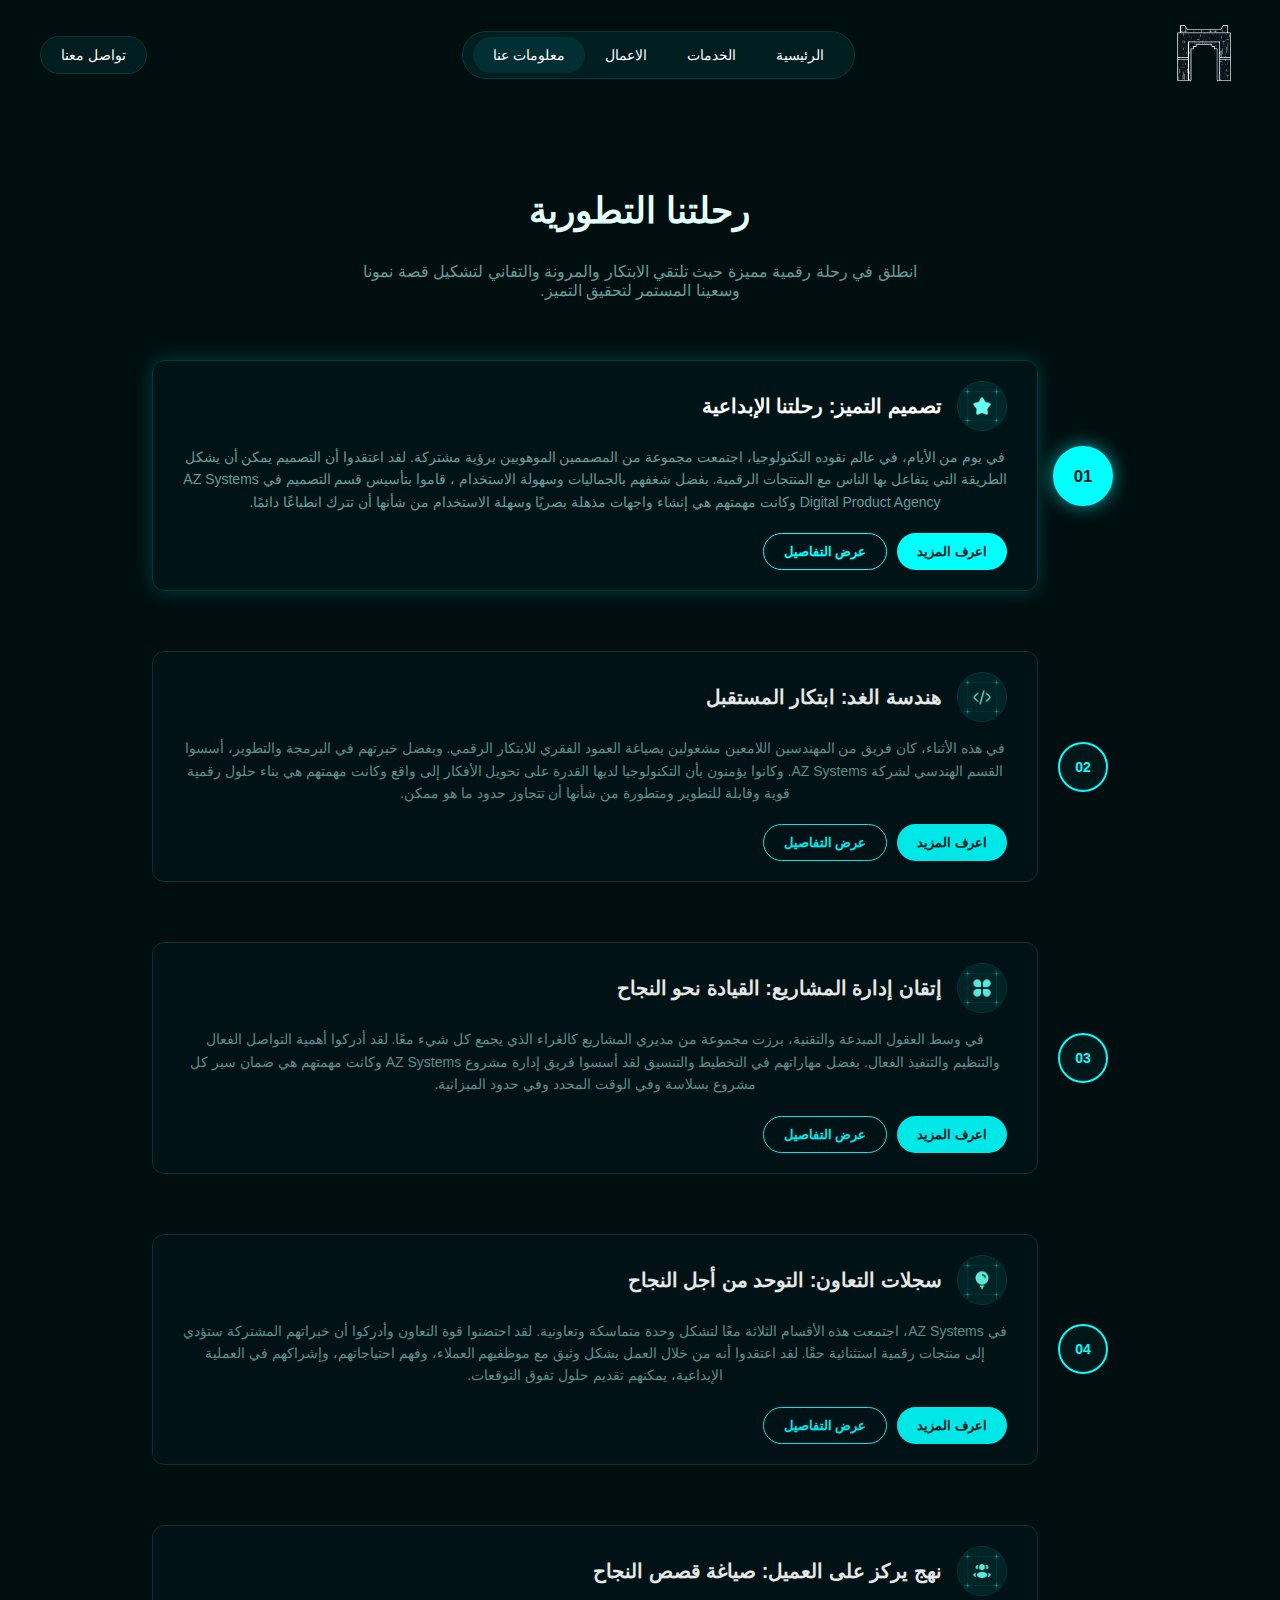
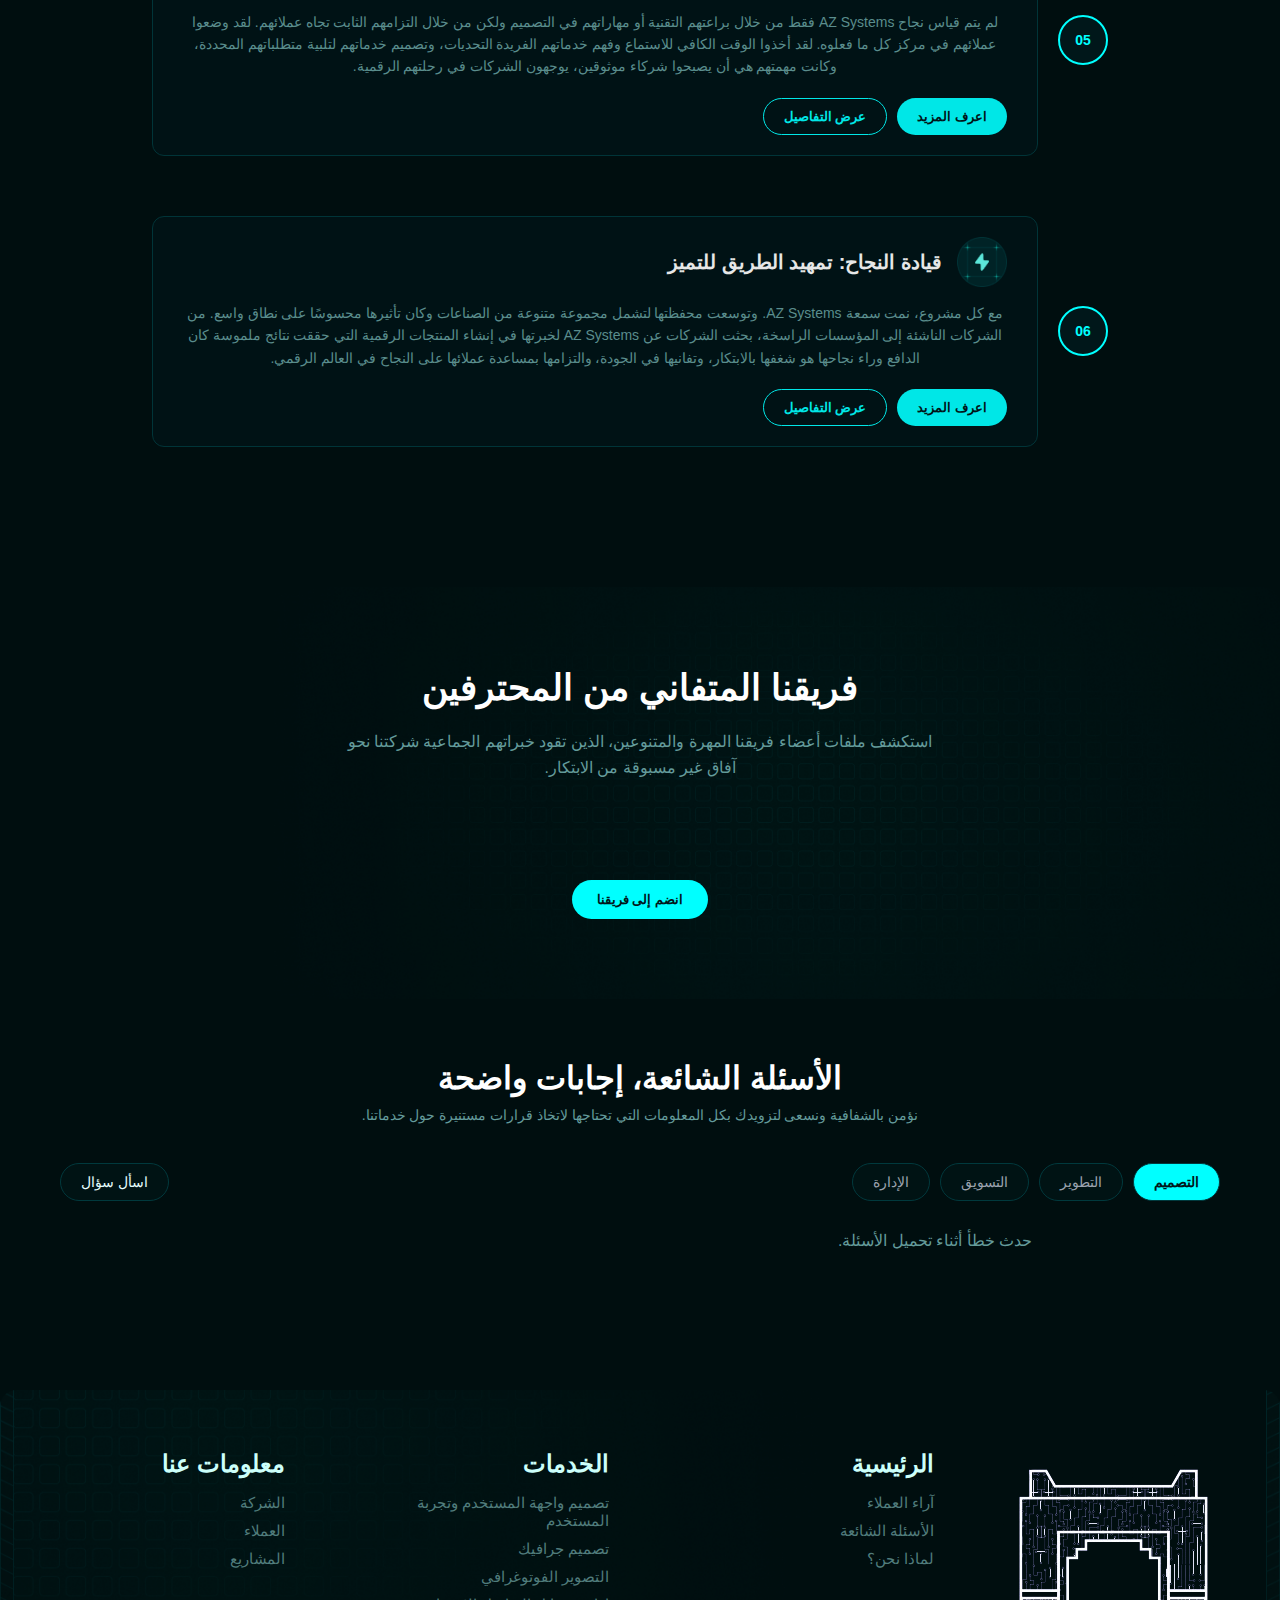
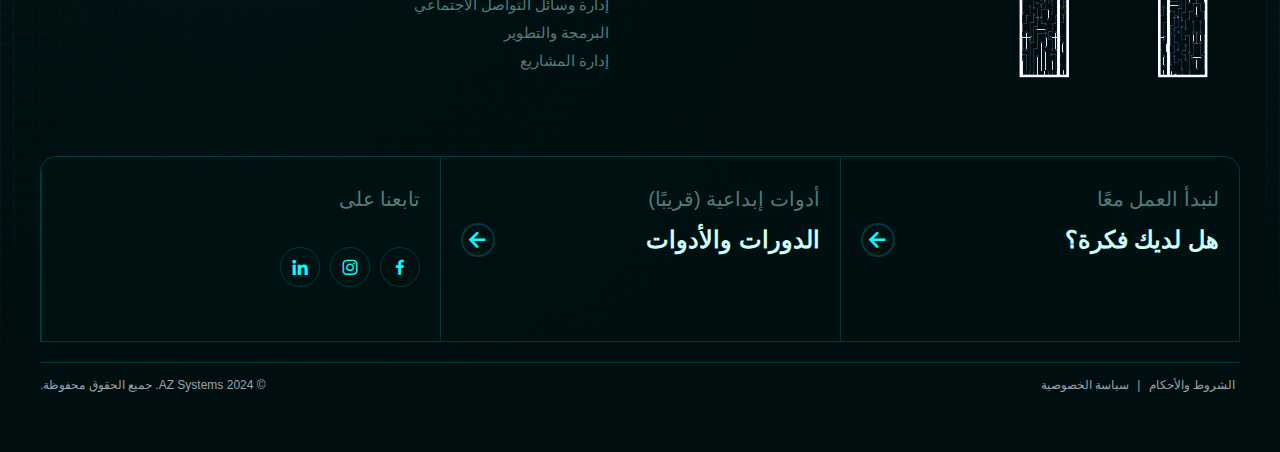
<file: About.html>
<!DOCTYPE html>
<html lang="ar" dir="rtl">
<head>
  <meta charset="UTF-8">
  <meta name="viewport" content="width=device-width, initial-scale=1.0">
  <title>Timeline Section - AZ Systems</title>
  <link rel="stylesheet" href="css/index.css">
  <link rel="stylesheet" href="css/about.css">
  <link href="https://unpkg.com/boxicons@2.1.4/css/boxicons.min.css" rel="stylesheet">

</head>

<body>
    <nav>
      <div class="logo">
        <img src="img/mainlogo.png" alt="الشعار" />
      </div>

      <div class="nav-links">
        <a href="index.html">الرئيسية</a>
        <a href="index.html#service">الخدمات</a>
        <a href="index.html#projectsss">الاعمال</a>
        <a href="About.html"  class="active">معلومات عنا</a>
        </div>

      <a href="index.html#contactus" class="contact-btn">تواصل معنا</a>

      <div class="menu-icon" onclick="toggleMenu()">
        <i class="bx bx-menu-alt-left"></i>
      </div>

      <div class="mobile-menu" id="mobileMenu">
        <a href="index.html">الرئيسية</a>
        <a href="index.html#service">الخدمات</a>
        <a href="index.html#projectsss">الاعمال</a>
        <a href="About.html">معلومات عنا</a>
        <a href="index.html#contactus">تواصل معنا</a>
      </div>
    </nav>

   <section class="timeline-section">
    <!-- <img src="img/Container 3.png" alt="Background" class="background-image"> -->
  <div class="timeline-header">
    <h2>رحلتنا التطورية</h2>
    <p>
      انطلق في رحلة رقمية مميزة حيث تلتقي الابتكار والمرونة والتفاني لتشكيل قصة نمونا وسعينا المستمر لتحقيق التميز.
    </p>
  </div>

  <div class="timeline-layout">

    <!-- === ITEM 1 === -->
    <div class="timeline-row">
      <div class="timeline-number-wrapper">
        <div class="timeline-number active" onclick="activateCard(0)">01</div>
      </div>
      <div class="timeline-card active" onclick="activateCard(0)">
        <div class="title-with-icon">
          <img src="img/star.png" alt="أيقونة" />
          <h3>تصميم التميز: رحلتنا الإبداعية</h3>
        </div>
        <p>
         في يوم من الأيام، في عالم تقوده التكنولوجيا، اجتمعت مجموعة من المصممين الموهوبين برؤية مشتركة. لقد اعتقدوا أن التصميم يمكن أن يشكل الطريقة التي يتفاعل بها الناس مع المنتجات الرقمية. بفضل شغفهم بالجماليات وسهولة الاستخدام ، قاموا بتأسيس قسم التصميم في AZ Systems Digital Product Agency وكانت مهمتهم هي إنشاء واجهات مذهلة بصريًا وسهلة الاستخدام من شأنها أن تترك انطباعًا دائمًا.


        </p>
        <div class="timeline-buttons">
          <button class="btn">اعرف المزيد</button>
          <button class="btn secondary">عرض التفاصيل</button>
        </div>
      </div>
    </div>

    <!-- === ITEM 2 === -->
    <div class="timeline-row">
      <div class="timeline-number-wrapper">
        <div class="timeline-number" onclick="activateCard(1)">02</div>
      </div>
      <div class="timeline-card" onclick="activateCard(1)">
        <div class="title-with-icon">
          <img src="img/Icon Container2.png" alt="أيقونة" />
          <h3>هندسة الغد: ابتكار المستقبل</h3>
        </div>
        <p>
          في هذه الأثناء، كان فريق من المهندسين اللامعين مشغولين بصياغة العمود الفقري للابتكار الرقمي. وبفضل خبرتهم في البرمجة والتطوير، أسسوا القسم الهندسي لشركة AZ Systems. وكانوا يؤمنون بأن التكنولوجيا لديها القدرة على تحويل الأفكار إلى واقع وكانت مهمتهم هي بناء حلول رقمية قوية وقابلة للتطوير ومتطورة من شأنها أن تتجاوز حدود ما هو ممكن.
        </p>
        <div class="timeline-buttons">
          <button class="btn">اعرف المزيد</button>
          <button class="btn secondary">عرض التفاصيل</button>
        </div>
      </div>
    </div>

    <!-- === ITEM 3 === -->
    <div class="timeline-row">
      <div class="timeline-number-wrapper">
        <div class="timeline-number" onclick="activateCard(2)">03</div>
      </div>
      <div class="timeline-card" onclick="activateCard(2)">
        <div class="title-with-icon">
          <img src="img/ab2.png" alt="أيقونة" />
          <h3>إتقان إدارة المشاريع: القيادة نحو النجاح</h3>
        </div>
        <p>
         في وسط العقول المبدعة والتقنية، برزت مجموعة من مديري المشاريع كالغراء الذي يجمع كل شيء معًا. لقد أدركوا أهمية التواصل الفعال والتنظيم والتنفيذ الفعال. بفضل مهاراتهم في التخطيط والتنسيق لقد أسسوا فريق إدارة مشروع AZ Systems وكانت مهمتهم هي ضمان سير كل مشروع بسلاسة وفي الوقت المحدد وفي حدود الميزانية.
        </p>
        <div class="timeline-buttons">
          <button class="btn">اعرف المزيد</button>
          <button class="btn secondary">عرض التفاصيل</button>
        </div>
      </div>
    </div>

    <!-- === ITEM 4 === -->
    <div class="timeline-row">
      <div class="timeline-number-wrapper">
        <div class="timeline-number" onclick="activateCard(3)">04</div>
      </div>
      <div class="timeline-card" onclick="activateCard(3)">
        <div class="title-with-icon">
          <img src="img/lamp.png" alt="أيقونة" />
          <h3>سجلات التعاون: التوحد من أجل النجاح</h3>
        </div>
        <p>
          في AZ Systems، اجتمعت هذه الأقسام الثلاثة معًا لتشكل وحدة متماسكة وتعاونية. لقد احتضنوا قوة التعاون وأدركوا أن خبراتهم المشتركة ستؤدي إلى منتجات رقمية استثنائية حقًا. لقد اعتقدوا أنه من خلال العمل بشكل وثيق مع موظفيهم العملاء، وفهم احتياجاتهم، وإشراكهم في العملية الإبداعية، يمكنهم تقديم حلول تفوق التوقعات.
        </p>
        <div class="timeline-buttons">
          <button class="btn">اعرف المزيد</button>
          <button class="btn secondary">عرض التفاصيل</button>
        </div>
      </div>
    </div>

    <!-- === ITEM 5 === -->
    <div class="timeline-row">
      <div class="timeline-number-wrapper">
        <div class="timeline-number" onclick="activateCard(4)">05</div>
      </div>
      <div class="timeline-card" onclick="activateCard(4)">
        <div class="title-with-icon">
          <img src="img/peapole.png" alt="أيقونة" />
          <h3>نهج يركز على العميل: صياغة قصص النجاح</h3>
        </div>
        <p>
          لم يتم قياس نجاح AZ Systems فقط من خلال براعتهم التقنية أو مهاراتهم في التصميم ولكن من خلال التزامهم الثابت تجاه عملائهم. لقد وضعوا عملائهم في مركز كل ما فعلوه. لقد أخذوا الوقت الكافي للاستماع وفهم خدماتهم الفريدة التحديات، وتصميم خدماتهم لتلبية متطلباتهم المحددة، وكانت مهمتهم هي أن يصبحوا شركاء موثوقين، يوجهون الشركات في رحلتهم الرقمية.
        </p>
        <div class="timeline-buttons">
          <button class="btn">اعرف المزيد</button>
          <button class="btn secondary">عرض التفاصيل</button>
        </div>
      </div>
    </div>

    <!-- === ITEM 6 === -->
    <div class="timeline-row">
      <div class="timeline-number-wrapper">
        <div class="timeline-number" onclick="activateCard(5)">06</div>
      </div>
      <div class="timeline-card" onclick="activateCard(5)">
        <div class="title-with-icon">
          <img src="img/eleck.png" alt="أيقونة" />
          <h3>قيادة النجاح: تمهيد الطريق للتميز</h3>
        </div>
        <p>
         مع كل مشروع، نمت سمعة AZ Systems. وتوسعت محفظتها لتشمل مجموعة متنوعة من الصناعات وكان تأثيرها محسوسًا على نطاق واسع. من الشركات الناشئة إلى المؤسسات الراسخة، بحثت الشركات عن AZ Systems لخبرتها في إنشاء المنتجات الرقمية التي حققت نتائج ملموسة كان الدافع وراء نجاحها هو شغفها بالابتكار، وتفانيها في الجودة، والتزامها بمساعدة عملائها على النجاح في العالم الرقمي.
        </p>
        <div class="timeline-buttons">
          <button class="btn">اعرف المزيد</button>
          <button class="btn secondary">عرض التفاصيل</button>
        </div>
      </div>
    </div>

  </div>
</section>

<section class="team-section">
  <h2 id="section-title">فريقنا المتفاني من المحترفين</h2>
  <p id="section-description">
    استكشف ملفات أعضاء فريقنا المهرة والمتنوعين، الذين تقود خبراتهم الجماعية شركتنا نحو آفاق غير مسبوقة من الابتكار.
  </p>

  <div class="team-grid" id="teamContainer">
  </div>

  <div class="join-btn">
    <button>انضم إلى فريقنا</button>
  </div>
</section>

  <section class="faq-section">
    <div class="faq-header">
      <h2>الأسئلة الشائعة، إجابات واضحة</h2>
      <p>نؤمن بالشفافية ونسعى لتزويدك بكل المعلومات التي تحتاجها لاتخاذ قرارات مستنيرة حول خدماتنا.</p>
    </div>

    <div class="faq-controls">
      <div class="tabs-fqa">
        <div class="tab active" data-type="design">التصميم</div>
        <div class="tab" data-type="development">التطوير</div>
        <div class="tab" data-type="marketing">التسويق</div>
        <div class="tab" data-type="management">الإدارة</div>
      </div>

      <button class="ask-btn">اسأل سؤال</button>
    </div>

    <div class="faq-grid" id="faqContainer">
      <p style="text-align:center;">جاري تحميل الأسئلة...</p>
    </div>
  </section>

  <footer>
   <div class="footer-logo-responsive">
    <div class="small">
    <span>COMPUTING GATE</span>
     <img src="img/mainlogo.png" alt="الشعار المتجاوب">
  </div>
    </div>
    <div class="footer-top">

      <div class="footer-logo">
        <img src="img/mainlogo.png" alt="شعار AZ">
      </div>

      <div class="footer-links">
        <div class="footer-column">
          <h4>الرئيسية</h4>
          <ul>
            <li><a href="index.html#review">آراء العملاء</a></li>
            <li><a href="index.html#faqsss">الأسئلة الشائعة</a></li>
            <li><a href="index.html#main">لماذا نحن؟</a></li>
          </ul>
        </div>

        <div class="footer-column">
          <h4>الخدمات</h4>
          <ul>
            <li><a href="#">تصميم واجهة المستخدم وتجربة المستخدم</a></li>
            <li><a href="#">تصميم جرافيك</a></li>
            <li><a href="#">التصوير الفوتوغرافي</a></li>
            <li><a href="#">إدارة وسائل التواصل الاجتماعي</a></li>
            <li><a href="#">البرمجة والتطوير</a></li>
            <li><a href="#">إدارة المشاريع</a></li>
          </ul>
        </div>

        <div class="footer-column">
          <h4>معلومات عنا</h4>
          <ul>
            <li><a href="index.html#head">الشركة</a></li>
            <li><a href="index.html#review">العملاء</a></li>
            <li><a href="index.html#projectsss">المشاريع</a></li>
          </ul>
        </div>
      </div>
    </div>

    <div class="footer-boxes">

      <div class="footer-box">
        <span>لنبدأ العمل معًا</span>
        <h3>هل لديك فكرة؟ <i class='bx bx-left-arrow-alt sec'></i></h3>
      </div>

      <div class="footer-box">
        <span>أدوات إبداعية (قريبًا)</span>
        <h3>الدورات والأدوات <i class='bx bx-left-arrow-alt sec'></i></h3>
      </div>

      <div class="footer-box">
        <span>تابعنا على</span>
        <div class="footer-socials">
          <a href="#"><i class='bx bxl-facebook'></i></a>
          <a href="#"><i class='bx bxl-instagram'></i></a>
          <a href="#"><i class='bx bxl-linkedin'></i></a>
        </div>
      </div>

    </div>

    <div class="footer-bottom">
      <div>
        <a href="#">الشروط والأحكام</a> |
        <a href="#">سياسة الخصوصية</a>
      </div>
      <div>© 2024 AZ Systems. جميع الحقوق محفوظة.</div>
    </div>

  </footer>
  
  <!-- <script src="main.js"></script> -->
  <script src="js/about.js"></script>
</body>
</html>
</file>
<file: css/index.css>
* {
    margin: 0;
    padding: 0;
    box-sizing: border-box;
    font-family: 'Roboto', sans-serif;
}

body {
    background: #000E0F;
}

.head {
    background-image: url("../img/Shape.png");
    background-size: cover;
    background-position: center;
    background-repeat: no-repeat;
}

nav {
    width: 100%;
    background: transparent;
    display: flex;
    justify-content: space-between;
    align-items: center;
    padding: 20px 40px;
    top: 0;
    left: 0;
}

.logo {
    display: flex;
    align-items: center;
}

.logo img {
    width: 70px;
    height: 70px;
}

.logo span {
    color: #ffffff;
    font-weight: bold;
    font-size: 17px;
}

.nav-links {
    display: flex;
    align-items: center;
    background-color: #001D1F;
    border: 1px solid #00393D;
    border-radius: 30px;
    padding: 5px 10px;
}

.mobile-menu {
    display: none;
}

.nav-links a {
    color: #ffffff;
    text-decoration: none;
    padding: 10px 20px;
    border-radius: 30px;
    transition: 0.3s ease;
    font-size: 14px;
}

.nav-links a:hover,
.nav-links a.active {
    background-color: #003033;
}

.contact-btn {
    background-color: #001D1F;
    color: #ffffff;
    padding: 10px 20px;
    border-radius: 30px;
    border: 1px solid #00393D;
    text-decoration: none;
    transition: 0.3s ease;
    font-size: 14px;
}

.contact-btn:hover {
    background-color: #003033;
}

.menu-icon {
    display: none;
    font-size: 28px;
    color: #ffffff;
    cursor: pointer;
}

/* ===== HERO SECTION WRAPPER ===== */
.hero {
    display: flex;
    flex-wrap: wrap;
    justify-content: center;
    align-items: stretch;
    padding: 60px 20px;
    gap: 50px;
}

/* ===== LEFT SECTION ===== */
.hero-left {
    flex: 1 1 400px;
    max-width: 600px;
    display: flex;
    flex-direction: column;
    justify-content: center;
    margin-bottom: 90px;
    gap: 20px;
}

.hero-left small {
    color: #507C7C;
    font-size: 14px;
}

.hero-left h1 {
    font-size: 48px;
    color: #F0FFFE;
    margin: 0;
}

.hero-left p {
    font-size: 16px;
    color: #507C7C;
    line-height: 1.6;
    margin: 0;
}

.hero-buttons {
    display: flex;
    gap: 15px;
    width: 100%;
    margin-top: 20px;
}

.btn {
    padding: 12px 24px;
    border-radius: 25px;
    border: 1px solid #00FFFF;
    cursor: pointer;
    transition: all 0.3s ease;
    font-weight: bold;
    background: transparent;
    color: #FFFFFF;
}

.btn:hover {
    background: #00FFFF;
    color: #000E0F;
}

.btn.secondary {
    background: #00FFFF;
    color: #000E0F;
}

/* ===== RIGHT SECTION ===== */
.hero-right {
    width: 610px;
    height: 503px;
    background-image: url("../img/Cont.png");
    background-size: cover;
    background-position: center;
    background-repeat: no-repeat;
    border-radius: 20px;
    padding: 40px;
    display: flex;
    flex-direction: column;
    align-items: center;
    justify-content: flex-start;
    position: relative;
    color: #9CA3AF;
    overflow: hidden;
}

.tabs {
    display: flex;
    gap: 30px;
    font-size: 14px;
    justify-content: center;
    margin-bottom: 20px;
}

.tabs span {
    cursor: pointer;
    color: #9CA3AF;
    transition: color 0.3s;
}

.tabs span.active {
    color: #00FFFF;
    border-bottom: 2px solid #00FFFF;
    padding-bottom: 5px;
}

.tools-title {
    color: #9CA3AF;
    font-size: 14px;
    margin-top: 30px;
    text-align: center;
    margin-bottom: 20px;
}

.tools-icons {
    display: flex;
    gap: 15px;
    justify-content: center;
    margin-bottom: 40px;
    color: #00FFFF;
}

.tools-icons i {
    font-size: 24px;
    background-color: rgba(0, 255, 255, 0.1);
    padding: 10px;
    border-radius: 50%;
    border: 1px solid #00FFFF;
    transition: transform 0.3s;
    cursor: pointer;
}

.tools-icons i:hover {
    transform: scale(1.2);
    background-color: rgba(0, 255, 255, 0.2);
}

.customers2 {
    width: 100%;
    max-width: 1200px;
    margin: 0 auto;
    display: flex;
    flex-direction: column;
    align-items: center;
    gap: 24px;
}

.customers-title {
    font-size: 16px;
    color: #9CA3AF;
    text-align: center;
}

/* Container for all rows */
.customers-rows {
    display: flex;
    flex-direction: column;
    gap: 20px;
    width: 100%;
}

/* Each row contains exactly 5 items */
.customer-row {
    display: flex;
    justify-content: center;
    gap: 20px;
}

/* Customer item box */
.customer-item,
.view-all {
    width: 240px;
    height: 78px;
    display: flex;
    align-items: center;
    justify-content: center;
    border-bottom: none;
    padding: 24px 40px;
    gap: 20px;
    background: linear-gradient(180deg, #00171A 0%, rgba(0, 23, 26, 0) 100%);
    border-top: 1px solid rgba(0, 255, 255, 0.3);
    border-right: 1px solid rgba(0, 255, 255, 0.3);
    border-left: 1px solid rgba(0, 255, 255, 0.3);
    border-radius: 16px;
    transition: all 0.3s ease;
    cursor: pointer;
    position: relative;
}

.customer-item:hover,
.view-all:hover {
    background: linear-gradient(180deg, #00171A 0%, rgba(0, 23, 26, 0) 100%);
    box-shadow: 0 0 10px rgba(0, 255, 255, 0.2);
    transform: translateY(-5px);
}

.customer-item img {
    max-width: 80px;
    /* ✅ قللنا حجم الصورة */
    max-height: 30px;
    object-fit: contain;
}

.view-all {
    color: #00FFFF;
}

.view-all i {
    font-size: 18px;
    display: flex;
    align-items: center;
    justify-content: center;
    transition: all 0.3s ease;

}

.icon {
    border-radius: 50%;
    border: 1px solid #00FFFF;
    display: flex;
    align-items: center;
    justify-content: center;
}

.services3 {
    display: flex;
    background-image: url("../img/Container 3.png");
    object-fit: contain;
    background-size: cover;
    margin-top: 20px;
    background-position: center;
    background-repeat: no-repeat;
    padding: 80px 20px;
    background-color: #000E0F;
}


.services-container {
    max-width: 1200px;
    margin: 0 auto;
}

.services-header {
    text-align: center;
    margin-bottom: 40px;
}

.services-header h1 {
    font-size: 32px;
    color: #E5FFFD;
}

.services-header p {
    color: #9CA3AF;
    max-width: 600px;
    margin: 0 auto;
    font-size: 16px;
}

.slider-controls {
    text-align: center;
    margin-bottom: 20px;
    border-radius: 50%;
    display: none;
    justify-content: center;
    align-items: center;

}

.slider-controls button {
    background-color: #00171A;
    color: #E5FFFD;
    border: none;
    display: flex;
    justify-content: center;
    align-items: center;
    padding: 10px 20px;
    margin: 10px;
    cursor: pointer;
    border-radius: 50px;
    font-size: 18px;
}

.slider-wrapper {
    overflow: hidden;
    position: relative;
}

.slider-track {
    display: flex;
    justify-content: center;
    align-items: center;
    transition: transform 0.5s ease;
}

/* Card Styles */
.service-card {
    background: rgba(0, 23, 26, 0.6);
    border: 1px solid #00393D;
    border-radius: 12px;
    padding: 20px;
    margin-right: 20px;
    min-width: 350px;
    max-width: 300px;
    flex: 0 0 auto;
    display: flex;
    flex-direction: column;
    justify-content: space-between;
}

.service-card-header {
    display: flex;
    justify-content: space-between;
    align-items: center;
}

.part1 {
    display: flex;
    align-items: center;
    gap: 10px;
}

.service-icon img {
    width: 40px;
}

.service-title {
    font-size: 18px;
    color: #FFFFFF;
}

.view-projects {
    font-size: 14px;
    color: #00FFFF;
    cursor: pointer;
}

.tags {
    display: flex;
    /* flex-wrap: wrap; */
    gap: 8px;
    margin: 10px 0;
}

.tag {
    border: 1px solid rgba(0, 255, 255, 0.4);
    border-radius: 50px;
    padding: 4px 12px;
    font-size: 10px;
    color: #9CA3AF;
}

.service-desc {
    color: #9CA3AF;
    font-size: 14px;
    line-height: 1.6;
}

.learn-more-btn {
    background-color: transparent;
    color: #00FFFF;
    border: 1px solid #00FFFF;
    border-radius: 50px;
    padding: 10px 16px;
    cursor: pointer;
    margin-top: 15px;
    transition: 0.3s ease;
}

.learn-more-btn:hover {
    background-color: #00FFFF;
    color: #00171A;
}

.main-section {
    margin: 0 auto;
    padding: 60px 40px;
    display: flex;
    background-image: url("../img/Container4.png");
    background-size: cover;
    background-position: center;
    background-repeat: no-repeat;
    justify-content: space-between;
    gap: 40px;
    position: relative;
}

/* LEFT SIDE */
.left-info {
    width: 30%;
    display: flex;
    text-align: left;
    flex-direction: column;
    justify-content: center;
    gap: 20px;
}

.left-info h2 {
    text-align: right;
    font-size: 36px;
    color: #E5FFFD;
}

.left-info p {
    text-align: right;
    color: #649B9B;
    font-size: 16px;
    max-width: 500px;
    line-height: 1.6;
}

.action-btns {
    display: flex;
    gap: 15px;
}

.action-btn {
    padding: 12px 24px;
    border-radius: 30px;
    font-size: 14px;
    font-weight: bold;
    cursor: pointer;
    transition: 0.3s ease;
    border: 1px solid #00FFFF;
    background-color: transparent;
    color: #FFFFFF;
}

.action-btn.primary {
    background-color: #00FFFF;
    color: #000E0F;
}

.action-btn:hover {
    background-color: #00FFFF;
    color: #00171A;
}

/* RIGHT SIDE */
.right-info {
    flex: 1;
    display: grid;
    width: 70%;
    grid-template-columns: repeat(2, 1fr);
    grid-template-rows: repeat(2, 1fr);
    gap: 40px;
    position: relative;
}

.info-card {
    background-color: rgba(0, 23, 26, 0.6);
    border: 1px solid #00393D;
    border-radius: 12px;
    padding: 20px;
    position: relative;
    z-index: 2;
    display: flex;
    flex-direction: column;
    justify-content: space-between;
    gap: 10px;
}

/* ICON + LOGO INLINE */
.card-header {
    display: flex;
    align-items: center;
    gap: 10px;
}

.card-icon {
    background-color: #00FFFF20;
    display: inline-flex;
    justify-content: center;
    align-items: center;
    padding: 10px;
    border-radius: 50%;
    width: 40px;
    height: 40px;
}

.card-icon i {
    color: #00FFFF;
    font-size: 20px;
}

.card-header img {
    width: 50px;
    height: 50px;
}

.card-title {
    color: #FFFFFF;
    font-size: 16px;
    font-weight: bold;
}

.card-desc {
    color: #649B9B;
    font-size: 14px;
}

/* CENTER LOGO WITH IMAGE LINES */
.center-logo-container {
    position: absolute;
    top: 50%;
    left: 50%;
    transform: translate(-50%, -50%);
    width: 120px;
    height: 120px;
    display: flex;
    justify-content: center;
    align-items: center;
    z-index: 5;
}

.center-logo {
    width: 60px;
    height: 60px;
    border-radius: 50%;
    display: flex;
    justify-content: center;
    align-items: center;
    z-index: 6;
}

.center-logo img {
    width: 40px;
    height: 40px;
}

/* LINES IMAGES */
.lines-image-top {
    position: absolute;
    top: -40px;
    /* adjust this if needed */
    left: 50%;
    transform: translateX(-50%);
    width: 42px;
    /* adjust the width based on your design */
    z-index: 4;
}

.lines-image-bottom {
    position: absolute;
    bottom: 40px;
    /* adjust this if needed */
    left: 50%;
    transform: translateX(-50%);
    width: 350px;
    /* adjust the width based on your design */
    z-index: 4;
}

.digital-projects-section {
    padding: 60px 20px;
    max-width: 1200px;
    margin: 0 auto;
    text-align: center;
}

.digital-projects-section h2 {
    font-size: 36px;
    color: #ffffff;
    margin-bottom: 10px;
}

.digital-projects-section p {
    color: #649b9b;
    margin-bottom: 40px;
    max-width: 800px;
    margin-top: 30px;
    text-align: right;
}
.digital-projects-head{
    display: flex;
    flex-direction: column;
    align-items: center;
    justify-content: center;
}

.digital-tabs {
    display: flex;
    gap: 10px;
    margin-bottom: 30px;
}

.digital-tab {
    padding: 10px 20px;
    background-color: rgba(0, 29, 31, 0.5);
    color: #ffffff;
    border-radius: 30px;
    cursor: pointer;
    transition: 0.3s ease;
}

.digital-tab.active,
.digital-tab:hover {
    background-color: #001d1f;
}

.digital-projects-header {
    display: flex;
    justify-content: space-between;
    align-items: center;
    margin-bottom: 20px;
}

.digital-btn-view-all {
    padding: 10px 20px;
    background-color: #001d1f;
    color: #649b9b;
    border: 1px solid #00393d;
    border-radius: 30px;
    cursor: pointer;
    transition: 0.3s;
}

.digital-projects-grid {
    display: grid;
    grid-template-columns: repeat(2, 1fr);
    gap: 30px;
    margin-bottom: 40px;
}

.digital-project-card {
    background-color: rgba(0, 23, 26, 0.8);
    border-radius: 16px;
    padding: 25px;
    box-sizing: border-box;
    text-align: right;
}

.digital-project-header {
    display: flex;
    justify-content: space-between;
    align-items: center;
}

.digital-project-title {
    font-size: 24px;
    color: #fff;
}

.digital-btn-view {
    background-color: #00ffff;
    color: #00171a;
    border-radius: 25px;
    padding: 8px 20px;
    cursor: pointer;
    font-weight: bold;
    border: none;
}

.digital-tags {
    display: flex;
    justify-content: center;
    gap: 10px;
    margin: 20px 0;
    flex-wrap: wrap;
}

.digital-tag {
    background-color: rgba(0, 29, 31, 0.7);
    border-radius: 20px;
    padding: 5px 12px;
    color: #649b9b;
    font-size: 14px;
}

.digital-project-images {
    display: grid;
    grid-template-columns: repeat(2, 1fr);
    gap: 15px;
}

.digital-project-images img {
    width: 100%;
    border-radius: 10px;
    aspect-ratio: 16/9;
    object-fit: cover;
}
.digital-projects-footer {
    display: flex;
    justify-content: center;
    align-items: center;
}

.digital-nav-buttons {
    display: flex;
        background-color: #00171A;
        justify-content: center;
        align-items: center;
        width: 9%;
        height: 36px;
        padding: 15px;
        border-radius: 15px;
        border: 1px solid #00393D;
        gap: 15px;
}
.dnb{
    display: flex;
    justify-content: center;
    align-items: center;
    gap: 15px;
}

.digital-nav-button {
    background: linear-gradient(248.01deg, #003033 4.99%, rgba(0, 29, 31, 0) 84.35%);
        border-radius: 15px;
        border: 1px solid #00393D;
        width: 40px;
        height: 30px;
        display: flex;
        color: #fff;
        align-items: center;
        justify-content: center;
        cursor: pointer;
        font-size: 24px;
}

.digital-slider-buttons {
    display: flex;
    background-color: #00171A;
    justify-content: center;
    align-items: center;
    width: 20%;
    height: 36px;
    padding: 15px;
    border-radius: 15px;
    border: 1px solid #00393D;
    gap: 15px;
    margin-top: 20px;
}
.button-container {
    display: flex;
    justify-content: center;
    align-items: center;
    gap: 15px;
}
.digital-prev-photo {
    background: linear-gradient(248.01deg, #003033 4.99%, rgba(0, 29, 31, 0) 84.35%);
    border-radius: 15px;
    border: 1px solid #00393D;
    width: 40px;
    height: 30px;
    display: flex;
    color: #fff;
    align-items: center;
    justify-content: center;
    cursor: pointer;
    font-size: 24px;
}
.digital-next-photo i {
    color: #fff;
    align-items: center;
    font-size: 24px;
}
.digital-next-photo{
    
    background: linear-gradient(248.01deg, #003033 4.99%, rgba(0, 29, 31, 0) 84.35%);
    border-radius: 15px;
    border: 1px solid #00393D;
    width: 40px;
    height: 30px;
    display: flex;
    color: #fff;
    align-items: center;
    justify-content: center;
    cursor: pointer;
    font-size: 24px;
}

@media  (max-width: 768px) {
.digital-slider-buttons{
    width: 30%;
}
    
}


footer {
    background-color: #000E0F;
    background-image: url('../img/footer.png');
    background-size: cover;
    background-position: center;
    padding: 60px 40px 20px;
    color: #E5FFFD;
    border-radius: 16px;
    margin: 40px auto;
}

.footer-top {
    display: flex;
    justify-content: space-between;
    align-items: flex-start;
    gap: 60px;
}

.footer-logo-responsive {
    display: none;
    text-align: center;
    margin-bottom: 20px;
}

.footer-logo-responsive img {
    width: 200px;
}

.footer-links {
    display: grid;
    grid-template-columns: repeat(3, 1fr);
    gap: 40px 80px;
}

.footer-column h4 {
    font-size: 24px;
    color: #CCFFFA;
    margin-bottom: 16px;
}

.footer-column ul {
    list-style: none;
    padding: 0;
    margin: 0;
}

.footer-column ul li {
    margin-bottom: 10px;
}

.footer-column ul li a {
    color: #507C7C;
    text-decoration: none;
    font-size: 15px;
    transition: 0.3s;
}

.footer-column ul li a:hover {
    color: #00FFFF;
}

.footer-boxes {
    display: flex;
    justify-content: space-between;
    margin: 40px 0 0 0;
    border: 1px solid #00393D;
    border-radius: 16px 16px 0 0;
    overflow: hidden;
}

.footer-box {
    flex: 1;
    padding: 30px 20px;
    background-color: rgba(0, 23, 26, 0.2);
    border-left: 1px solid #00393D;
    display: flex;
    flex-direction: column;
    transition: 0.3s ease;
}

.footer-box+.footer-box {
    border-left: 1px solid #00393D;
}

.footer-box span {
    font-size: 20px;
    color: #507C7C;
    margin-bottom: 12px;
}

.footer-box h3 {
    display: flex;
    font-size: 24px;
    justify-content: space-between;
    align-items: center;
    color: #CCFFFA;
}

.footer-box i {
    color: #00FFFF;
    border-radius: 50%;
    font-size: 20px;
}

.footer-box .sec {
    color: #00FFFF;
    border-radius: 50%;
    font-size: 30px;
    border: 2px solid #00393D;
}

.footer-socials {
    gap: 10px;
    margin-top: 24px;
    margin-bottom: 24px;
    display: flex;
    align-items: center;
    justify-content: flex-start;
}

.footer-socials a {
    color: #00FFFF;
    border: 1px solid #00393D;
    border-radius: 50%;
    display: flex;
    align-items: center;
    text-decoration: none;
    width: 40px;
    height: 40px;
    display: flex;
    align-items: center;
    justify-content: center;
    transition: 0.3s ease;
}

.footer-socials a:hover {
    background: #00FFFF;
    color: #00171A;
}

.footer-bottom {
    display: flex;
    justify-content: space-between;
    flex-wrap: wrap;
    border-top: 1px solid #00393D;
    padding-top: 15px;
    font-size: 12px;
    color: #9CA3AF;
    margin-top: 20px;
}

.footer-bottom a {
    color: #9CA3AF;
    text-decoration: none;
    margin: 0 5px;
}

.footer-bottom a:hover {
    color: #00FFFF;
}

.review-section {
    padding: 40px 20px;
    max-width: 1200px;
    margin: 0 auto;
    text-align: center;
    background-image: url('../img/Container 3.png');
    background-size: cover;
    background-position: center;
    border-radius: 12px;
    box-shadow: 0 0 20px rgba(0, 0, 0, 0.5);
}

.review-section h2 {
    font-size: 32px;
    color: #FFFFFF;
    margin-bottom: 10px;
}


.review-section p.review-section-desc {
    color: #649B9B;
    font-size: 14px;
    margin-bottom: 40px;
    max-width: 700px;
    margin-left: auto;
    margin-right: auto;
}

.review-container {
    position: relative;
    overflow: hidden;
    margin-bottom: 20px;
}

.review-slider {
    display: flex;
    transition: transform 0.5s ease-in-out;
}

.review-card {
    background-color: rgba(0, 23, 26, 0.8);
    border: 1px solid #00393D;
    border-radius: 16px;
    padding: 20px;
    margin: 0 10px;
    flex-shrink: 0;
    box-sizing: border-box;
    color: #E5FFFD;
    text-align: left;
}


.review-card {
    width: calc((100% / 3) - 20px);
}

@media (max-width: 992px) {
    .review-card {
        width: calc((100% / 2) - 20px);
    }
}

@media (max-width: 768px) {
    .review-card {
        width: calc(100% - 20px);
        margin: 0 10px;
    }
}

.review-header {
    display: flex;
    align-items: center;
    margin-bottom: 15px;
}

.review-header img {
    width: 50px;
    height: 50px;
    border-radius: 50%;
    margin-left: 15px;
}

.review-header h4 {
    margin: 0;
    color: #FFFFFF;
}

.review-header span {
    font-size: 14px;
    color: #9CA3AF;
}

.review-text {
    color: #9CA3AF;
    font-size: 14px;
    line-height: 1.6;
    margin-bottom: 10px;
}


.review-stars {
    color: #FFC107;
    font-size: 16px;
}

.boott {
    display: flex;
    justify-content: space-between;
    margin: 0 10px;
}

.review-controls {
    display: flex;
        background-color: #00171A;
        justify-content: end;
        align-items: center;
        height: 36px;
        padding: 2px;
        border-radius: 15px;
        border: 1px solid #00393D;
        gap: 15px;
        margin-top: 20px;
}

.review-dots{
    display: flex;
    justify-content: center;
    align-items: center;
    gap: 15px;
}

.review-button {
    background: linear-gradient(248.01deg, #003033 4.99%, rgba(0, 29, 31, 0) 84.35%);
        border-radius: 15px;
        border: 1px solid #00393D;
        width: 40px;
        height: 30px;
        display: flex;
        color: #fff;
        align-items: center;
        justify-content: center;
        cursor: pointer;
        font-size: 24px;
}

.review-button:hover {
    background-color: #00FFFF;
    color: #00171A;
}

.review-footer {
    display: flex;
    justify-content: center;
    margin-top: 15px;
    color: #649B9B;
    font-size: 14px;
}

.review-viewall-btn {
    background-color: #00FFFF;
    color: #00171A;
    border: none;
    border-radius: 25px;
    padding: 10px 20px;
    font-weight: bold;
    cursor: pointer;
    margin-top: 20px;
    transition: 0.3s;
}

.review-viewall-btn:hover {
    background-color: #00d8d8;
}

.contactus {
    background-image: url("../img/Container 3.png");
    background-position: center;
    background-size: cover;
    background-repeat: no-repeat;
    display: flex;
    margin: 0 auto;
    padding-top: 40px;
    justify-content: center;
    align-items: center;
    flex-direction: column;
    max-width: 1200px;
    width: 100%;
}

.contact-container {

    max-width: 1000px;
    width: 100%;
}

h2,
p {
    text-align: center;
}

h2 {
    font-size: 32px;
    margin-bottom: 10px;
}

p {
    color: #649b9b;
    margin-bottom: 40px;
}

.contact-content {
    display: flex;
    gap: 40px;
    justify-content: center;
    flex-wrap: wrap;
}

.contact-form,
.contact-info {
    background-color: rgba(0, 23, 26, 0.6);
    border-radius: 16px;
    padding: 30px;
    flex: 1;
    min-width: 300px;
}

.contact-form {
    display: grid;
    gap: 20px;
    grid-template-columns: repeat(2, 1fr);
}

.input-group {
    display: flex;
    flex-direction: column;
}

.input-group.full {
    grid-column: 1/-1;
}

.input-group input,
.input-group textarea {
    background: none;
    border: 1px solid #00393d;
    border-radius: 30px;
    padding: 10px 15px;
    color: #fff;
    outline: none;
}

.input-group textarea {
    resize: vertical;
    min-height: 120px;
    border-radius: 12px;
}

.input-group label {
    margin-bottom: 8px;
}

.btn-submit {
    background-color: #00ffff;
    color: #00171a;
    border: none;
    padding: 10px 20px;
    border-radius: 25px;
    cursor: pointer;
    grid-column: 1/-1;
    justify-self: center;
}

.info-item {
    display: flex;
    align-items: center;
    gap: 10px;
    margin-bottom: 15px;
}

.info-item i {
    background-color: rgba(0, 57, 61, 0.6);
    padding: 10px;
    border-radius: 50%;
}

.social-media {
    text-align: center;
    margin-top: 20px;
}

.social-icons i {
    background-color: rgba(0, 57, 61, 0.6);
    padding: 10px;
    border-radius: 50%;
    margin: 0 5px;
    cursor: pointer;
}

@media (max-width:768px) {
    .contactus {
        background-size: 100% 100%;
        width: 100%;
        padding: 20px;
    }

    .contact-content {
        flex-direction: column;
    }

    .contact-form {
        grid-template-columns: 1fr;
    }

    .contactus {
        background-size: 100% 100%;
    }

    .contact-container {
        padding: 20px;
    }

    .contact-content {
        gap: 20px;
    }

    .contact-form,
    .contact-info {
        padding: 20px;
    }

    .input-group input,
    .input-group textarea {
        padding: 10px;
    }

    .input-group label {
        margin-bottom: 5px;
    }

    .btn-submit {
        padding: 10px 15px;
    }

    .info-item {
        gap: 5px;
    }

    .info-item i {
        padding: 5px;
    }

    .social-media {
        margin-top: 10px;
    }

    .social-icons i {
        padding: 5px;
        margin: 0 2px;
    }
}

@media (max-width: 768px) {
    .review-viewall-btn {
        display: none;
    }
}




@media (max-width: 768px) {
    /* .slider-wrapper {
        width: 100%;
    }

    .service-card {
        min-width: 100%;
        max-width: 100%;
        margin-right: 0;
    }

    .slider-controls {
        display: flex;
    } */

    .nav-links,
    .contact-btn {
        display: none;
    }

    .menu-icon {
        display: block;
    }

    .mobile-menu {
        display: none;
        position: fixed;
        top: 80px;
        right: 20px;
        left: 20px;
        background-color: #001D1F;
        border: 1px solid #00393D;
        border-radius: 10px;
        box-shadow: 0 5px 15px rgba(0, 0, 0, 0.3);
        z-index: 999;
        flex-direction: column;
        width: auto;
    }

    .mobile-menu.show {
        display: flex !important;
    }

    .mobile-menu a {
        padding: 15px;
        text-align: center;
        color: #ffffff;
        text-decoration: none;
        border-bottom: 1px solid #003033;
        transition: 0.3s ease;
    }

    .mobile-menu a:last-child {
        border-bottom: none;
    }

    .mobile-menu a:hover {
        background-color: #003033;
    }

    /* تحسينات القسم العلوي (الهيرو) */
    .head {
        height: auto;
    }

    .hero {
        flex-direction: column;
        padding: 20px;
        gap: 40px;
        min-height: auto;
    }

    .hero-left {
        flex: 1 1 100%;
        max-width: 100%;
        padding: 0 10px;
        text-align: center;
        align-items: center;
    }

    .hero-left h1 {
        font-size: 32px;
    }

    .hero-left p {
        font-size: 14px;
    }

    .hero-buttons {
        justify-content: center;
    }

    .hero-right {
        width: 100%;
        height: auto;
        min-height: 400px;
        margin: 20px;
        margin-top: 20px;
    }


    .tabs {
        flex-wrap: wrap;
        gap: 15px;
    }

    .center-logo-container {
        display: none;
    }

    .hero {
        padding: 30px 15px;
    }

    .hero-left h1 {
        font-size: 32px;
    }

    .customer-item,
    .view-all {
        width: calc(50% - 20px);
    }

    .service-card {
        width: 100%;
    }

    .nav-links,
    .contact-btn {
        display: none;
    }

    .menu-icon {
        display: block;
    }

    .mobile-menu {
        position: absolute;
        top: 80px;
        right: 40px;
        background-color: #001D1F;
        border-radius: 10px;
        overflow: hidden;
        display: none;
        flex-direction: column;
        min-width: 200px;
    }

    .header {
        background-image: url("../img/Shape2.png");
        background-size: cover;
    }

    .mobile-menu a {
        padding: 15px;
        text-align: center;
        color: #ffffff;
        text-decoration: none;
        border-bottom: 1px solid #003033;
        transition: 0.3s ease;
    }

    .mobile-menu a:last-child {
        border-bottom: none;
    }

    .mobile-menu a:hover {
        background-color: #003033;
    }

    .hero-section {
        flex-direction: column;
        align-items: center;
    }

    .hero-left {
        text-align: center;
        align-items: center;
    }

    .hero-buttons {
        justify-content: center;
        width: 100%;
    }

    .btn {
        width: 100%;
        text-align: center;
    }

    .tabs {
        flex-wrap: wrap;
    }

    .hero-right {
        width: 90%;
        height: auto;
        padding: 20px;
    }

}

@media (max-width: 1200px) {
    .customers-rows {
        padding: 0 20px;
    }

    .customer-row {
        flex-wrap: wrap;
    }

    .customer-item,
    .view-all {
        width: calc(33.33% - 20px);
    }
}

@media (max-width: 992px) {

    .main-section {
        flex-direction: column;
    }

    .left-info {
        width: 100%;
        text-align: center;
    }

    .right-info {
        width: 100%;
        grid-template-columns: 1fr;
    }

    .action-btns {
        justify-content: center;
    }

    .hero-left h1 {
        font-size: 36px;
    }

    .hero-left p {
        font-size: 14px;
    }
}

@media (max-width: 576px) {
    .hero-buttons {
        flex-direction: row;
    }

    .btn {
        width: 100%;
    }

    .customer-item,
    .view-all {
        width: 100%;
    }

    .tools-icons {
        flex-wrap: wrap;
    }


}

@media (max-width: 1024px) {
    .footer-top {
        flex-direction: column;
        align-items: center;
        text-align: center;
        gap: 30px;
    }

    .footer-logo {
        display: none;
    }

    .footer-logo-responsive {
        display: block;
    }

    .small {
        display: flex;
        align-items: center;
        justify-content: center;
    }

    .footer-logo-responsive img {
        display: flex;
        align-items: center;
        justify-content: center;
        width: 100px;
        height: 100px;
    }

    .footer-logo-responsive span {
        font-size: 20px;
        color: #FFFFFF;
        display: flex;
    }

    .footer-links {
        grid-template-columns: 1fr 1fr;
        gap: 20px;
    }

    .footer-boxes {
        flex-direction: column;
    }

    .footer-box+.footer-box {
        border-left: none;
        border-top: 1px solid #00393D;
    }

    .footer-bottom {
        flex-direction: column;
        gap: 10px;
        text-align: center;
    }
}

@media (max-width: 480px) {
    footer {
        padding: 40px 20px 20px;
        border-radius: 16px;
        background-image: url("../img/footerr.png");
        background-size: cover;
        background-position: center;
        margin-left: 10px;
        margin-right: 10px;
    }

    .footer-box {
        padding: 20px;
    }

    .hero-left {
        margin-bottom: 0px;
    }

}


@media (max-width: 1200px) {
    .services3 {
        margin-top: 20px;
        flex-direction: column;
        align-items: center;
    }

    .services-container {
        max-width: 100%;
    }

    .services-header {
        text-align: center;
        margin-bottom: 20px;
    }

    .services-header h1 {
        font-size: 24px;
        margin: 20px;
    }

    .services-header p {
        font-size: 14px;
        margin: 20px;
    }

    .slider-controls {
        display: flex;
        justify-content: center;
        margin-bottom: 10px;
    }

    .slider-wrapper {
        width: 100%;
    }

    .slider-track {
        justify-content: flex-start;
    }

    .service-card {
        margin-right: 0;
        min-width: 100%;
        max-width: 100%;
        display: flex;
        flex-direction: column;
        justify-content: space-between;
    }
}

@media (max-width: 768px) {
    .services3 {
        padding: 40px 20px;
    }

    .services-header {
        margin-bottom: 10px;
    }

    .slider-controls {
        margin-bottom: 5px;
    }

    .service-card {
        padding: 15px;
    }

    .slider-track {
        display: flex;
        transition: transform 0.4s ease;
        will-change: transform;
    }
}

@media (max-width: 576px) {
    .services3 {
        padding: 20px 10px;
    }

    .services-header {
        margin-bottom: 5px;
    }

    .slider-controls {
        margin-bottom: 0;
    }

    .service-card {
        padding: 10px;
    }
}


@media (max-width: 768px) {
    .digital-projects-grid {
        grid-template-columns: 1fr;
    }

    .digital-projects-header {
        display: flex;
        align-items: center;
        justify-content: center;
    }

    .digital-tags {
        display: flex;
        align-items: center;
        justify-content: center;
    }

    .digital-btn-view-all {
        display: none;
    }
}
</file>
<file: css/about.css>
body {
    margin: 0;
    font-family: Arial, sans-serif;
    background-color: #000E0F;
    color: #E5FFFD;
    background-attachment: fixed;
    direction: rtl;
}

.timeline-section {
    position: relative;
    padding: 80px 20px;
    text-align: center;
    margin-right: 10px;
    margin-left: 10px;
}

.background-image {
    position: absolute;
    display: flex;
    justify-content: center;
    top: 10px;
    left: 0;
    width: 100%;
    height: 1800px;
    z-index: -1;
}

.timeline-header {
    position: relative;
    text-align: center;
    margin-bottom: 60px;
}

.timeline-header h2 {
    font-size: 36px;
    margin-bottom: 30px;
    color: #E5FFFD;
}

.timeline-header p {
    color: #649B9B;
    font-size: 16px;
    max-width: 600px;
    margin: 0 auto;
}

.timeline-layout {
    width: 80%;
    margin: 0 auto;
}

/* === الخط العمودي === */
/* .timeline-line {
      position: absolute;
      top: 78px;
      right: 60px; /* يضبط في منتصف الدائرة */
/* width: 4px;
      height: 88%;
      background: linear-gradient(180deg, #00FFFF, rgba(0, 255, 255, 0));
      z-index: 0;
    } */

.timeline-row {
    display: flex;
    align-items: center;
    position: relative;
    margin-bottom: 60px;
}

.timeline-number-wrapper {
    position: relative;
    width: 120px;
    /* اتحكم هنا في البُعد بين الدواير والكارت */
    display: flex;
    justify-content: center;
    align-items: center;
    z-index: 2;
}

.timeline-number {
    width: 50px;
    height: 50px;
    background-color: #00171A;
    border: 2px solid #00FFFF;
    border-radius: 50%;
    display: flex;
    margin: 20px;
    align-items: center;
    justify-content: center;
    color: #00FFFF;
    font-weight: bold;
    font-size: 14px;
    cursor: pointer;
    transition: 0.3s ease;
}

.timeline-number.active {
    background-color: #00FFFF;
    color: #00171A;
    box-shadow: 0 0 15px rgba(0, 255, 255, 0.6);
    transform: scale(1.2);
}

.timeline-card {
    flex-grow: 1;
    background-color: rgba(0, 23, 26, 0.6);
    border: 1px solid #00393D;
    border-radius: 12px;
    padding: 20px 30px;
    transition: 0.3s ease;
    cursor: pointer;
    opacity: 0.9;
    transform: scale(1);
}

.timeline-card.active {
    opacity: 1;
    box-shadow: 0 0 20px rgba(0, 255, 255, 0.2);
}

.title-with-icon {
    display: flex;
    align-items: center;
    gap: 15px;
    margin-bottom: 15px;
}

.title-with-icon img {
    width: 50px;
    height: 50px;
}

.timeline-card h3 {
    color: #FFFFFF;
    font-size: 20px;
    margin: 0;
}

.timeline-card p {
    color: #649B9B;
    font-size: 14px;
    line-height: 1.6;
    margin-bottom: 20px;
}

.timeline-buttons {
    display: flex;
    gap: 10px;
}

.btn {
    background-color: #00FFFF;
    color: #00171A;
    border-radius: 30px;
    padding: 10px 20px;
    border: none;
    cursor: pointer;
    transition: 0.3s ease;
    font-weight: bold;
}

.btn:hover {
    background-color: #00CCCC;
}

.btn.secondary {
    background-color: transparent;
    color: #00FFFF;
    border: 1px solid #00FFFF;
}

.btn.secondary:hover {
    background-color: #00FFFF;
    color: #00171A;
}

.team-section {
    padding: 80px 20px;
    margin: 0 auto;
    text-align: center;
    background-image: url('../img/Container4.png');
    background-size: cover;
    background-position: center;
    border-radius: 16px;
}

.team-section h2 {
    font-size: 36px;
    color: #FFFFFF;
    margin-bottom: 20px;
}

.team-section p {
    color: #649B9B;
    font-size: 16px;
    max-width: 600px;
    margin: 0 auto 60px;
    line-height: 1.6;
}

.team-grid {
    display: grid;
    grid-template-columns: repeat(4, 1fr);
    gap: 30px;
}

.team-member {
    background-color: rgba(0, 23, 26, 0.6);
    border: 1px solid #00393D;
    border-radius: 16px;
    padding: 30px 20px;
    transition: 0.3s ease;
    display: flex;
    flex-direction: column;
    align-items: center;
    background-size: cover;
    background-position: center;
}

.team-member:hover {
    box-shadow: 0 0 20px rgba(0, 255, 255, 0.2);
    border-color: #00FFFF;
}

.member-photo {
    width: 100px;
    height: 100px;
    border-radius: 50%;
    background-color: #00393D;
    margin-bottom: 20px;
    overflow: hidden;
}

.member-photo img {
    width: 100%;
    height: 100%;
    object-fit: cover;
}

.member-name {
    color: #FFFFFF;
    font-size: 18px;
    font-weight: bold;
    margin-bottom: 5px;
}

.member-role {
    color: #649B9B;
    font-size: 14px;
    margin-bottom: 20px;
}

.social-icons {
    display: flex;
    gap: 10px;
}

.social-icons a {
    color: #00FFFF;
    border: 1px solid #00393D;
    border-radius: 50%;
    width: 36px;
    height: 36px;
    display: flex;
    align-items: center;
    justify-content: center;
    transition: 0.3s ease;
    text-decoration: none;
}

.social-icons a:hover {
    background-color: #00FFFF;
    color: #00171A;
    transform: scale(1.1);
}

.join-btn {
    margin-top: 40px;
}

.join-btn button {
    background-color: #00FFFF;
    color: #00171A;
    padding: 12px 25px;
    border-radius: 30px;
    border: none;
    cursor: pointer;
    font-weight: bold;
    transition: 0.3s ease;
}

.join-btn button:hover {
    background-color: #00CCCC;
}



.faq-section {
    padding: 60px 20px;
    max-width: 1200px;
    margin: 0 auto;
    background-color: #000e0f;
}

.faq-header {
    text-align: center;
    margin-bottom: 40px;
}

.faq-header h2 {
    font-size: 32px;
    color: #ffffff;
    margin-bottom: 10px;
}

.faq-header p {
    color: #649b9b;
    font-size: 14px;
}

.faq-controls {
    display: flex;
    justify-content: space-between;
    align-items: center;
    margin-bottom: 30px;
    flex-wrap: wrap;
}

.tabs-fqa {
    display: flex;
    gap: 10px;
    flex-wrap: wrap;
}

.tab {
    padding: 10px 20px;
    border-radius: 20px;
    border: 1px solid #00393d;
    background-color: rgba(0, 23, 26, 0.5);
    color: #9ca3af;
    cursor: pointer;
    transition: 0.3s ease;
    font-size: 14px;
}

.tab.active,
.tab:hover {
    background-color: #00ffff;
    color: #00171a;
    font-weight: bold;
}

.ask-btn {
    padding: 10px 20px;
    border-radius: 20px;
    border: 1px solid #00393d;
    background-color: rgba(0, 23, 26, 0.5);
    color: #e5fffd;
    cursor: pointer;
    transition: 0.3s ease;
    font-size: 14px;
}

.ask-btn:hover {
    background-color: #00ffff;
    color: #00171a;
}

.faq-grid {
    display: grid;
    align-items: start;
    grid-template-columns: 1fr 1fr;
    gap: 20px;
}

.faq-item {
    background-color: rgba(0, 23, 26, 0.6);
    border: 1px solid #00393d;
    border-radius: 12px;
    overflow: hidden;
    transition: 0.3s ease;
    display: flex;
    flex-direction: column;
}

.faq-question {
    padding: 20px;
    cursor: pointer;
    display: flex;
    justify-content: space-between;
    align-items: center;
    color: #ffffff;
    font-weight: bold;
    transition: 0.3s ease;
}

.faq-question:hover {
    background-color: rgba(0, 255, 255, 0.1);
}

.faq-answer {
    max-height: 0;
    overflow: hidden;
    transition: all 0.4s ease;
    background-color: #00171a;
    color: #9ca3af;
    padding: 0 20px;
    font-size: 14px;
    line-height: 1.6;
}

.faq-item.active .faq-answer {
    padding: 15px 20px;
    max-height: 300px;
}

.toggle-btn {
    background-color: transparent;
    color: #00ffff;
    border: 1px solid #00ffff;
    border-radius: 50%;
    width: 28px;
    height: 28px;
    display: flex;
    justify-content: center;
    align-items: center;
    font-size: 18px;
    transition: 0.3s ease;
}

.toggle-btn:hover {
    background-color: #00ffff;
    color: #00171a;
}




@media (max-width: 768px) {
    .faq-grid {
        grid-template-columns: 1fr;
    }

    .faq-header h2 {
        font-size: 24px;
    }

    .faq-header p {
        font-size: 12px;
    }

    .faq-question {
        padding: 15px;
    }
}

/* ===== RESPONSIVE ===== */
@media (max-width: 1024px) {
    .team-grid {
        grid-template-columns: repeat(2, 1fr);
    }
}

@media (max-width: 600px) {
    .team-grid {
        grid-template-columns: 1fr;
    }
}



















/* ===== RESPONSIVE ===== */
@media (max-width: 768px) {
    .timeline-row {
        flex-direction: column;
        align-items: center;
    }

    .timeline-number-wrapper {
        margin-bottom: 10px;
        width: 100%;
    }

    .timeline-line {
        left: 50%;
        transform: translateX(-50%);
    }

    .timeline-card {
        width: 90%;
    }
}
</file>
